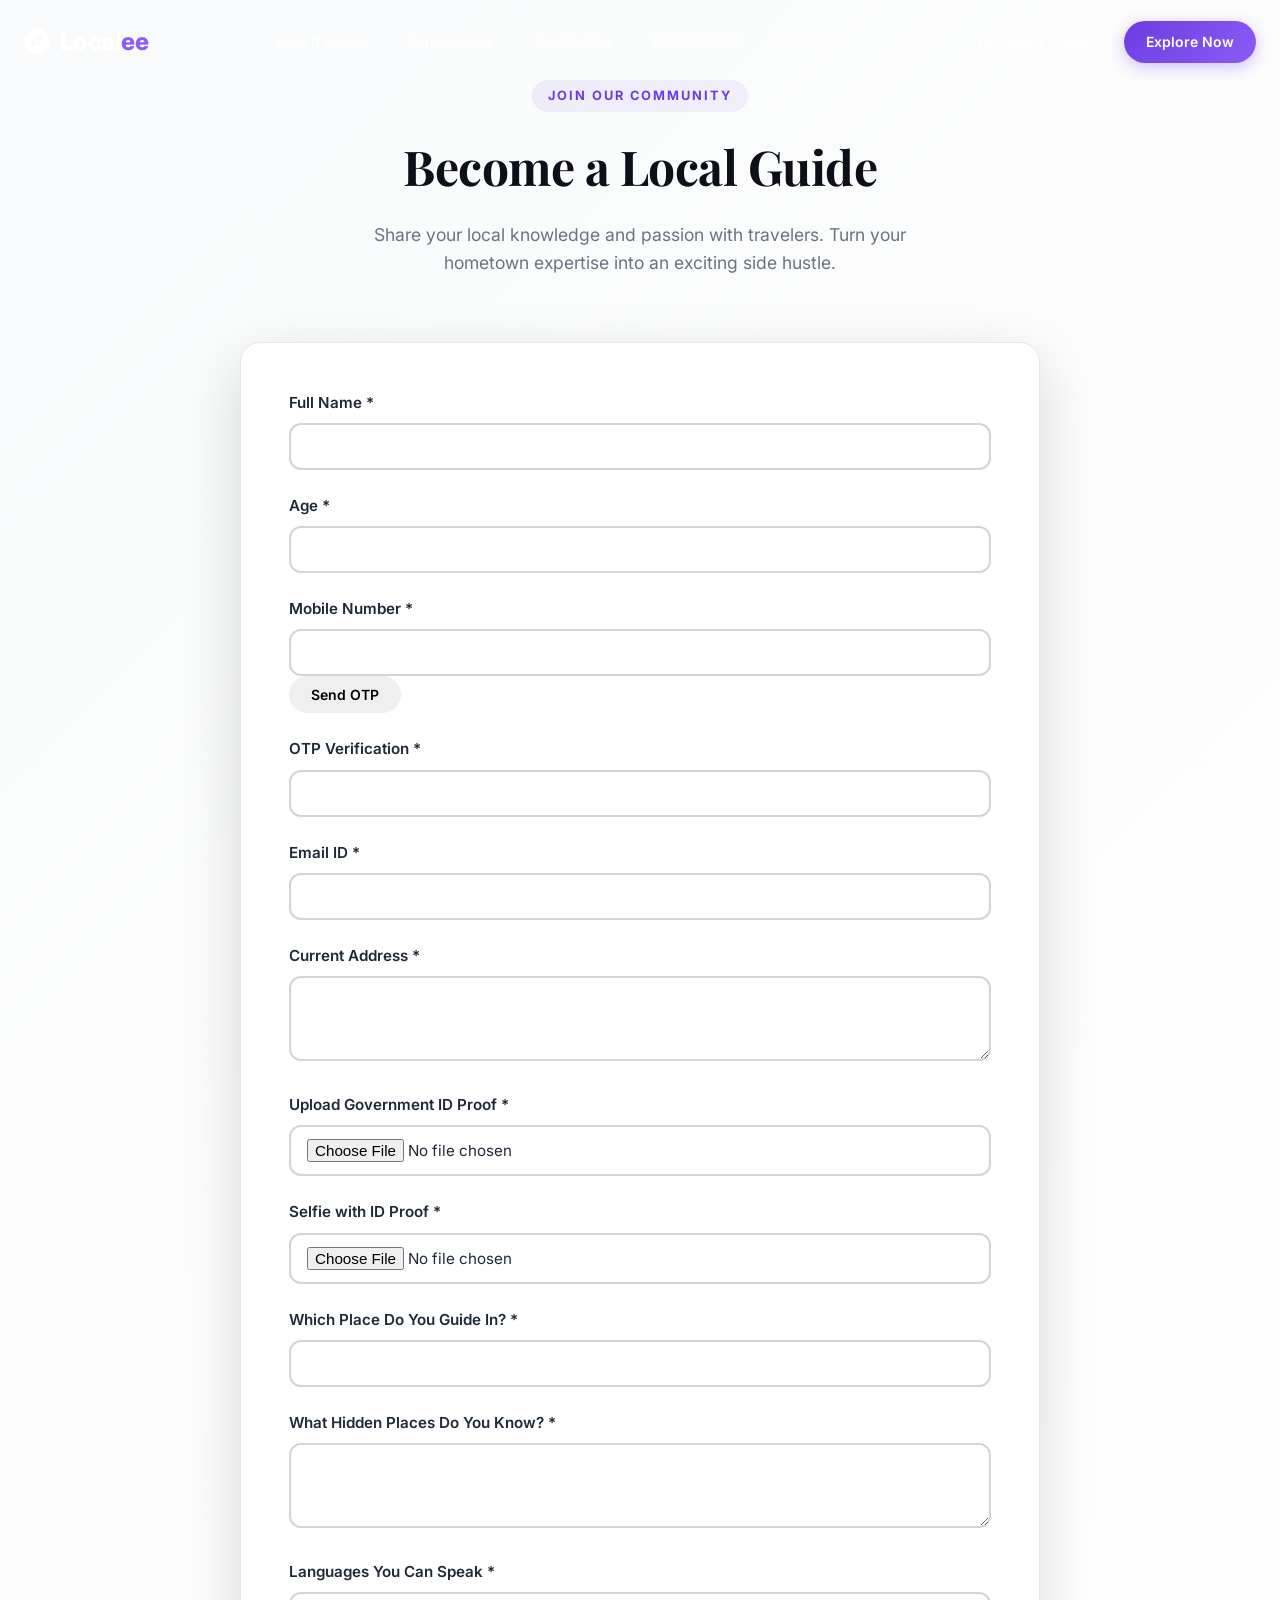
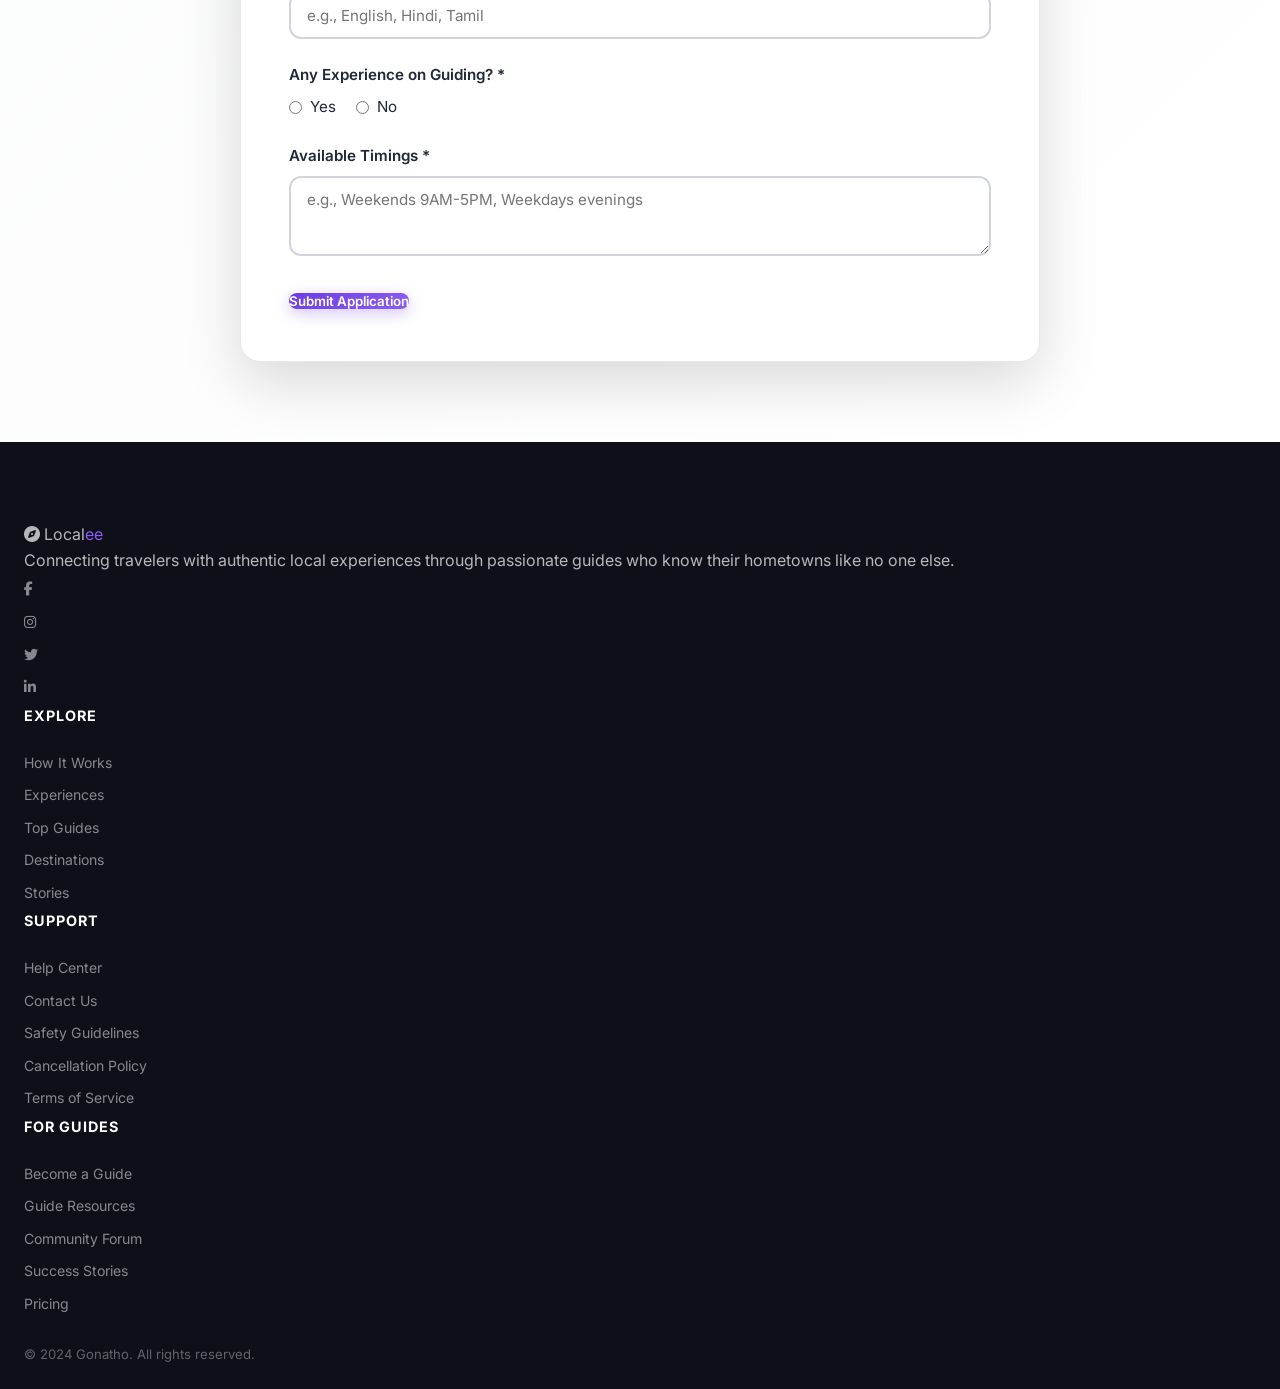
<file: become-guide.html>
<!DOCTYPE html>
<html lang="en">
<head>
  <meta charset="UTF-8">
  <meta name="viewport" content="width=device-width, initial-scale=1.0">
  <title>Become a Guide — Gonatho</title>
  <meta name="description" content="Join Gonatho as a local guide and share your passion for your hometown with travelers from around the world.">
  <link rel="preconnect" href="https://fonts.googleapis.com">
  <link rel="preconnect" href="https://fonts.gstatic.com" crossorigin>
  <link href="https://fonts.googleapis.com/css2?family=Inter:wght@300;400;500;600;700;800;900&family=Playfair+Display:ital,wght@0,600;0,700;0,800;1,600&display=swap" rel="stylesheet">
  <link rel="stylesheet" href="https://cdnjs.cloudflare.com/ajax/libs/font-awesome/6.5.1/css/all.min.css">
  <link rel="stylesheet" href="styles.css">
</head>
<body>

  <!-- Navbar -->
  <nav class="navbar" id="navbar">
    <div class="container nav-container">
      <a href="index.html" class="logo">
        <i class="fas fa-compass logo-icon"></i>
        <span>Local<span class="logo-accent">ee</span></span>
      </a>
      <ul class="nav-links" id="navLinks">
        <li><a href="index.html#how-it-works">How It Works</a></li>
        <li><a href="index.html#experiences">Experiences</a></li>
        <li><a href="index.html#guides">Top Guides</a></li>
        <li><a href="index.html#destinations">Destinations</a></li>
        <li><a href="index.html#testimonials">Stories</a></li>
      </ul>
      <div class="nav-actions">
        <a href="become-guide.html" class="btn btn-outline btn-sm">Become a Guide</a>
        <a href="index.html" class="btn btn-primary btn-sm">Explore Now</a>
        <button class="mobile-toggle" id="mobileToggle" aria-label="Toggle menu">
          <span></span><span></span><span></span>
        </button>
      </div>
    </div>
  </nav>

  <!-- Become Guide Form -->
  <section class="section become-guide-form">
    <div class="container">
      <div class="section-header">
        <span class="section-tag">Join Our Community</span>
        <h2 class="section-title">Become a Local Guide</h2>
        <p class="section-desc">Share your local knowledge and passion with travelers. Turn your hometown expertise into an exciting side hustle.</p>
      </div>
      <div class="form-container">
        <form action="#" method="post" enctype="multipart/form-data">
          <div class="form-group">
            <label for="name">Full Name *</label>
            <input type="text" id="name" name="name" required>
          </div>
          <div class="form-group">
            <label for="age">Age *</label>
            <input type="number" id="age" name="age" min="18" required>
          </div>
          <div class="form-group">
            <label for="mobile">Mobile Number *</label>
            <input type="tel" id="mobile" name="mobile" required>
            <button type="button" class="btn btn-sm" id="send-otp">Send OTP</button>
          </div>
          <div class="form-group">
            <label for="otp">OTP Verification *</label>
            <input type="text" id="otp" name="otp" required>
          </div>
          <div class="form-group">
            <label for="email">Email ID *</label>
            <input type="email" id="email" name="email" required>
          </div>
          <div class="form-group">
            <label for="address">Current Address *</label>
            <textarea id="address" name="address" rows="3" required></textarea>
          </div>
          <div class="form-group">
            <label for="id-proof">Upload Government ID Proof *</label>
            <input type="file" id="id-proof" name="id-proof" accept="image/*,.pdf" required>
          </div>
          <div class="form-group">
            <label for="selfie">Selfie with ID Proof *</label>
            <input type="file" id="selfie" name="selfie" accept="image/*" required>
          </div>
          <div class="form-group">
            <label for="guide-place">Which Place Do You Guide In? *</label>
            <input type="text" id="guide-place" name="guide-place" required>
          </div>
          <div class="form-group">
            <label for="hidden-places">What Hidden Places Do You Know? *</label>
            <textarea id="hidden-places" name="hidden-places" rows="3" required></textarea>
          </div>
          <div class="form-group">
            <label for="languages">Languages You Can Speak *</label>
            <input type="text" id="languages" name="languages" placeholder="e.g., English, Hindi, Tamil" required>
          </div>
          <div class="form-group">
            <label>Any Experience on Guiding? *</label>
            <div class="radio-group">
              <label><input type="radio" name="experience" value="yes" required> Yes</label>
              <label><input type="radio" name="experience" value="no"> No</label>
            </div>
          </div>
          <div class="form-group" id="years-group" style="display: none;">
            <label for="years">How Many Years of Experience?</label>
            <input type="number" id="years" name="years" min="0">
          </div>
          <div class="form-group">
            <label for="timings">Available Timings *</label>
            <textarea id="timings" name="timings" rows="2" placeholder="e.g., Weekends 9AM-5PM, Weekdays evenings" required></textarea>
          </div>
          <button type="submit" class="btn btn-primary">Submit Application</button>
        </form>
      </div>
    </div>
  </section>

  <!-- Footer -->
  <footer class="footer">
    <div class="container">
      <div class="footer-grid">
        <div class="footer-col">
          <div class="footer-logo">
            <i class="fas fa-compass"></i>
            <span>Local<span class="logo-accent">ee</span></span>
          </div>
          <p>Connecting travelers with authentic local experiences through passionate guides who know their hometowns like no one else.</p>
          <div class="social-links">
            <a href="#" aria-label="Facebook"><i class="fab fa-facebook-f"></i></a>
            <a href="#" aria-label="Instagram"><i class="fab fa-instagram"></i></a>
            <a href="#" aria-label="Twitter"><i class="fab fa-twitter"></i></a>
            <a href="#" aria-label="LinkedIn"><i class="fab fa-linkedin-in"></i></a>
          </div>
        </div>
        <div class="footer-col">
          <h4>Explore</h4>
          <a href="index.html#how-it-works">How It Works</a>
          <a href="index.html#experiences">Experiences</a>
          <a href="index.html#guides">Top Guides</a>
          <a href="index.html#destinations">Destinations</a>
          <a href="index.html#testimonials">Stories</a>
        </div>
        <div class="footer-col">
          <h4>Support</h4>
          <a href="#">Help Center</a>
          <a href="#">Contact Us</a>
          <a href="#">Safety Guidelines</a>
          <a href="#">Cancellation Policy</a>
          <a href="#">Terms of Service</a>
        </div>
        <div class="footer-col">
          <h4>For Guides</h4>
          <a href="become-guide.html">Become a Guide</a>
          <a href="#">Guide Resources</a>
          <a href="#">Community Forum</a>
          <a href="#">Success Stories</a>
          <a href="#">Pricing</a>
        </div>
      </div>
      <div class="footer-bottom">
        <p>&copy; 2024 Gonatho. All rights reserved.</p>
      </div>
    </div>
  </footer>

  <script src="script.js"></script>
  <script>
    // Handle experience radio buttons
    const experienceRadios = document.querySelectorAll('input[name="experience"]');
    const yearsGroup = document.getElementById('years-group');

    experienceRadios.forEach(radio => {
      radio.addEventListener('change', function() {
        if (this.value === 'yes') {
          yearsGroup.style.display = 'block';
          document.getElementById('years').required = true;
        } else {
          yearsGroup.style.display = 'none';
          document.getElementById('years').required = false;
        }
      });
    });

    // OTP generation + validation (simulated)
    let currentOtp = null;
    const otpInput = document.getElementById('otp');
    const sendOtpBtn = document.getElementById('send-otp');
    const formMessage = document.createElement('p');
    formMessage.className = 'form-note';

    const showMessage = (message, isError = false) => {
      formMessage.textContent = message;
      formMessage.style.color = isError ? '#d32f2f' : '#1e7e34';
      if (!document.getElementById('formMessage')) {
        formMessage.id = 'formMessage';
        document.querySelector('.form-container').appendChild(formMessage);
      }
    };

    const generateOtp = () => Math.floor(1000 + Math.random() * 9000).toString();

    sendOtpBtn.addEventListener('click', () => {
      const mobile = document.getElementById('mobile').value.trim();
      if (!mobile || mobile.length < 10) {
        showMessage('Please enter a valid mobile number first.', true);
        return;
      }

      currentOtp = generateOtp();
      otpInput.disabled = false;
      otpInput.focus();
      showMessage('OTP sent! (For demo purposes, you can use ' + currentOtp + ')');

      // For demo purposes only: log the OTP in the console
      console.log('DEBUG: OTP is', currentOtp);
    });

    const guideForm = document.querySelector('.form-container form');
    guideForm.addEventListener('submit', (event) => {
      event.preventDefault();

      if (!currentOtp) {
        showMessage('Please request an OTP and verify your mobile number.', true);
        return;
      }

      if (otpInput.value.trim() !== currentOtp) {
        showMessage('The OTP entered is incorrect. Please try again.', true);
        return;
      }

      showMessage('Thank you! Your application has been submitted. We will reach out soon.', false);
      guideForm.reset();
      otpInput.disabled = true;
      currentOtp = null;
    });
  </script>
</body>
</html>
</file>
<file: styles.css>
/* ===== RESET & BASE ===== */
*, *::before, *::after { margin: 0; padding: 0; box-sizing: border-box; }

:root {
  --primary: #6C3CE1;
  --primary-light: #8B5CF6;
  --primary-dark: #5521C6;
  --primary-glow: rgba(108, 60, 225, 0.3);
  --accent: #F97316;
  --accent-light: #FB923C;
  --success: #10B981;
  --dark: #0F0F1A;
  --dark-2: #1A1A2E;
  --dark-3: #252540;
  --gray-900: #111827;
  --gray-800: #1F2937;
  --gray-700: #374151;
  --gray-600: #4B5563;
  --gray-500: #6B7280;
  --gray-400: #9CA3AF;
  --gray-300: #D1D5DB;
  --gray-200: #E5E7EB;
  --gray-100: #F3F4F6;
  --gray-50: #F9FAFB;
  --white: #FFFFFF;
  --glass: rgba(255, 255, 255, 0.06);
  --glass-border: rgba(255, 255, 255, 0.1);
  --glass-light: rgba(255, 255, 255, 0.85);
  --glass-light-border: rgba(0, 0, 0, 0.08);
  --radius-sm: 8px;
  --radius: 12px;
  --radius-lg: 20px;
  --radius-xl: 28px;
  --radius-full: 100px;
  --shadow-sm: 0 1px 3px rgba(0,0,0,0.08);
  --shadow: 0 4px 20px rgba(0,0,0,0.08);
  --shadow-lg: 0 12px 40px rgba(0,0,0,0.12);
  --shadow-xl: 0 20px 60px rgba(0,0,0,0.15);
  --shadow-glow: 0 0 40px var(--primary-glow);
  --transition: 0.3s cubic-bezier(0.4, 0, 0.2, 1);
  --transition-slow: 0.6s cubic-bezier(0.4, 0, 0.2, 1);
}

html { scroll-behavior: smooth; font-size: 16px; }
body {
  font-family: 'Inter', -apple-system, BlinkMacSystemFont, sans-serif;
  color: var(--gray-800);
  background: var(--white);
  line-height: 1.6;
  overflow-x: hidden;
  -webkit-font-smoothing: antialiased;
}

.container {
  width: 100%;
  max-width: 1280px;
  margin: 0 auto;
  padding: 0 24px;
}

img { max-width: 100%; height: auto; display: block; }
a { text-decoration: none; color: inherit; transition: var(--transition); }

/* ===== BUTTONS ===== */
.btn {
  display: inline-flex;
  align-items: center;
  gap: 8px;
  font-family: inherit;
  font-weight: 600;
  border: none;
  cursor: pointer;
  transition: var(--transition);
  border-radius: var(--radius-full);
  white-space: nowrap;
}
.btn-sm { padding: 10px 22px; font-size: 0.875rem; }
.btn-lg { padding: 16px 36px; font-size: 1.05rem; }
.btn-primary {
  background: linear-gradient(135deg, var(--primary), var(--primary-light));
  color: var(--white);
  box-shadow: 0 4px 15px var(--primary-glow);
}
.btn-primary:hover {
  transform: translateY(-2px);
  box-shadow: 0 8px 25px var(--primary-glow);
}
.btn-outline {
  background: transparent;
  color: var(--gray-700);
  border: 1.5px solid var(--gray-300);
}
.btn-outline:hover {
  border-color: var(--primary);
  color: var(--primary);
  background: rgba(108, 60, 225, 0.04);
}
.btn-white {
  background: var(--white);
  color: var(--primary);
  box-shadow: var(--shadow);
}
.btn-white:hover { transform: translateY(-2px); box-shadow: var(--shadow-lg); }
.btn-ghost {
  background: transparent;
  color: var(--white);
  border: 1.5px solid rgba(255,255,255,0.3);
}
.btn-ghost:hover {
  background: rgba(255,255,255,0.1);
  border-color: rgba(255,255,255,0.6);
}

/* ===== NAVBAR ===== */
.navbar {
  position: fixed;
  top: 0;
  left: 0;
  right: 0;
  z-index: 1000;
  padding: 20px 0;
  transition: var(--transition);
}
.navbar.scrolled {
  padding: 12px 0;
  background: var(--glass-light);
  backdrop-filter: blur(20px) saturate(180%);
  -webkit-backdrop-filter: blur(20px) saturate(180%);
  border-bottom: 1px solid var(--glass-light-border);
  box-shadow: var(--shadow-sm);
}
.nav-container {
  display: flex;
  align-items: center;
  justify-content: space-between;
}
.logo {
  display: flex;
  align-items: center;
  gap: 10px;
  font-size: 1.5rem;
  font-weight: 800;
  color: var(--white);
  letter-spacing: -0.5px;
}
.navbar.scrolled .logo { color: var(--dark); }
.logo-icon {
  font-size: 1.6rem;
  animation: spin 8s linear infinite;
}
@keyframes spin { from { transform: rotate(0deg); } to { transform: rotate(360deg); } }
.logo-accent { color: var(--primary-light); }
.navbar.scrolled .logo-accent { color: var(--primary); }

.nav-links {
  display: flex;
  list-style: none;
  gap: 8px;
}
.nav-links a {
  padding: 8px 16px;
  font-size: 0.9rem;
  font-weight: 500;
  color: rgba(255,255,255,0.8);
  border-radius: var(--radius-full);
  transition: var(--transition);
}
.nav-links a:hover {
  color: var(--white);
  background: rgba(255,255,255,0.12);
}
.navbar.scrolled .nav-links a { color: var(--gray-600); }
.navbar.scrolled .nav-links a:hover {
  color: var(--primary);
  background: rgba(108, 60, 225, 0.06);
}

.nav-actions { display: flex; align-items: center; gap: 12px; }
.nav-actions .btn-outline {
  color: rgba(255,255,255,0.9);
  border-color: rgba(255,255,255,0.3);
}
.nav-actions .btn-outline:hover {
  background: rgba(255,255,255,0.1);
  border-color: rgba(255,255,255,0.6);
  color: var(--white);
}
.navbar.scrolled .nav-actions .btn-outline {
  color: var(--gray-700);
  border-color: var(--gray-300);
}
.navbar.scrolled .nav-actions .btn-outline:hover {
  border-color: var(--primary);
  color: var(--primary);
  background: rgba(108, 60, 225, 0.04);
}

.mobile-toggle {
  display: none;
  flex-direction: column;
  gap: 5px;
  background: none;
  border: none;
  cursor: pointer;
  padding: 8px;
}
.mobile-toggle span {
  width: 24px;
  height: 2px;
  background: var(--white);
  border-radius: 2px;
  transition: var(--transition);
}
.navbar.scrolled .mobile-toggle span { background: var(--dark); }
.mobile-toggle.active span:nth-child(1) { transform: rotate(45deg) translate(5px, 5px); }
.mobile-toggle.active span:nth-child(2) { opacity: 0; }
.mobile-toggle.active span:nth-child(3) { transform: rotate(-45deg) translate(5px, -5px); }

/* ===== HERO ===== */
.hero {
  position: relative;
  min-height: 100vh;
  display: flex;
  align-items: center;
  justify-content: center;
  overflow: hidden;
  padding: 120px 0 80px;
}
/* Hero scenic background layers */
.hero-bg {
  position: absolute;
  inset: 0;
}
.hero-sky {
  position: absolute;
  inset: 0;
  background:
    linear-gradient(180deg,
      #0b1628 0%,
      #0f2440 15%,
      #143a5c 30%,
      #1a6070 45%,
      #1e7a6d 55%,
      #267a58 65%,
      #1a5c42 75%,
      #0f3d2e 85%,
      #0a2a1f 100%
    );
}
.hero-gradient {
  position: absolute;
  inset: 0;
  background:
    radial-gradient(ellipse 90% 50% at 50% 0%, rgba(20, 80, 130, 0.4), transparent 60%),
    radial-gradient(ellipse 60% 40% at 80% 20%, rgba(245, 158, 66, 0.15), transparent),
    radial-gradient(ellipse 50% 40% at 20% 30%, rgba(100, 200, 180, 0.12), transparent),
    radial-gradient(ellipse 80% 50% at 50% 100%, rgba(10, 50, 35, 0.5), transparent 60%);
  pointer-events: none;
}

/* Mountains */
.hero-mountains {
  position: absolute;
  bottom: 10%;
  left: 0;
  right: 0;
  height: 55%;
  pointer-events: none;
}
.mountain-layer {
  position: absolute;
  bottom: 0;
  left: 0;
  width: 100%;
  height: 100%;
}
.mountain-back { opacity: 0.7; animation: mountainParallax 20s ease-in-out infinite alternate; }
.mountain-mid  { opacity: 0.8; animation: mountainParallax 25s ease-in-out infinite alternate-reverse; }
.mountain-front { opacity: 0.9; animation: mountainParallax 30s ease-in-out infinite alternate; }
@keyframes mountainParallax {
  0% { transform: translateX(0); }
  100% { transform: translateX(-15px); }
}

/* Sea */
.hero-sea {
  position: absolute;
  bottom: 0;
  left: 0;
  right: 0;
  height: 20%;
  pointer-events: none;
}
.hero-sea svg {
  position: absolute;
  bottom: 0;
  width: 100%;
  height: 100%;
}
.hero-sea svg path:first-child { animation: wave 8s ease-in-out infinite; }
.hero-sea svg path:last-child  { animation: wave 10s ease-in-out infinite reverse; }
@keyframes wave {
  0%, 100% { transform: translateX(0); }
  50% { transform: translateX(-20px); }
}

.hero-content {
  position: relative;
  z-index: 2;
  text-align: center;
}
.hero-badge {
  display: inline-flex;
  align-items: center;
  gap: 8px;
  padding: 8px 20px;
  background: rgba(255,255,255,0.08);
  border: 1px solid rgba(255,255,255,0.12);
  border-radius: var(--radius-full);
  color: rgba(255,255,255,0.9);
  font-size: 0.85rem;
  font-weight: 500;
  margin-bottom: 28px;
  backdrop-filter: blur(10px);
  animation: fadeInDown 0.8s ease-out;
}
.hero-badge i { color: var(--accent); }

.hero-title {
  font-family: 'Playfair Display', serif;
  font-size: clamp(2.8rem, 7vw, 5.5rem);
  font-weight: 800;
  color: var(--white);
  line-height: 1.1;
  margin-bottom: 24px;
  animation: fadeInUp 0.8s ease-out 0.2s both;
}
.gradient-text {
  background: linear-gradient(135deg, #5eead4, #34d399, #a7f3d0, #fbbf24, #fb923c);
  -webkit-background-clip: text;
  -webkit-text-fill-color: transparent;
  background-clip: text;
}

.hero-subtitle {
  font-size: clamp(1rem, 2vw, 1.25rem);
  color: rgba(220,240,230,0.75);
  max-width: 640px;
  margin: 0 auto 40px;
  line-height: 1.7;
  animation: fadeInUp 0.8s ease-out 0.4s both;
}

/* Hero Search Box */
.hero-search {
  animation: fadeInUp 0.8s ease-out 0.6s both;
  margin-bottom: 48px;
}
.search-box {
  display: flex;
  align-items: center;
  background: var(--white);
  border-radius: var(--radius-xl);
  padding: 8px;
  max-width: 720px;
  margin: 0 auto;
  box-shadow: var(--shadow-xl), 0 0 80px rgba(20, 120, 90, 0.2);
}
.search-field {
  display: flex;
  align-items: center;
  gap: 10px;
  padding: 12px 18px;
  flex: 1;
  min-width: 0;
}
.search-field i { color: var(--primary); font-size: 1.1rem; flex-shrink: 0; }
.search-field input {
  border: none;
  outline: none;
  font-family: inherit;
  font-size: 0.95rem;
  color: var(--gray-800);
  width: 100%;
  background: transparent;
}
.search-field input::placeholder { color: var(--gray-400); }
.search-divider { width: 1px; height: 32px; background: var(--gray-200); flex-shrink: 0; }
.search-btn {
  display: flex;
  align-items: center;
  gap: 8px;
  padding: 14px 28px;
  background: linear-gradient(135deg, var(--primary), var(--primary-light));
  color: var(--white);
  border: none;
  border-radius: var(--radius-lg);
  font-family: inherit;
  font-size: 0.95rem;
  font-weight: 600;
  cursor: pointer;
  transition: var(--transition);
  flex-shrink: 0;
}
.search-btn:hover { transform: scale(1.03); box-shadow: var(--shadow-glow); }

/* Hero Stats */
.hero-stats {
  display: flex;
  align-items: center;
  justify-content: center;
  gap: 40px;
  animation: fadeInUp 0.8s ease-out 0.8s both;
}
.stat { text-align: center; }
.stat-number {
  display: block;
  font-size: 2rem;
  font-weight: 800;
  color: var(--white);
  letter-spacing: -1px;
}
.stat-plus { font-size: 1.4rem; font-weight: 700; color: var(--accent); }
.stat-label {
  font-size: 0.8rem;
  color: rgba(255,255,255,0.5);
  text-transform: uppercase;
  letter-spacing: 1.5px;
  font-weight: 500;
}
.stat-divider { width: 1px; height: 40px; background: rgba(255,255,255,0.15); }

.hero-scroll {
  position: absolute;
  bottom: 32px;
  left: 50%;
  transform: translateX(-50%);
  z-index: 2;
}
.scroll-indicator {
  width: 28px;
  height: 44px;
  border: 2px solid rgba(255,255,255,0.3);
  border-radius: 14px;
  display: flex;
  justify-content: center;
  padding-top: 8px;
}
.scroll-dot {
  width: 4px;
  height: 10px;
  background: var(--white);
  border-radius: 4px;
  animation: scrollBounce 2s ease-in-out infinite;
}
@keyframes scrollBounce {
  0%, 100% { transform: translateY(0); opacity: 1; }
  50% { transform: translateY(12px); opacity: 0.3; }
}

/* Animations */
@keyframes fadeInUp {
  from { opacity: 0; transform: translateY(30px); }
  to { opacity: 1; transform: translateY(0); }
}
@keyframes fadeInDown {
  from { opacity: 0; transform: translateY(-20px); }
  to { opacity: 1; transform: translateY(0); }
}

/* ===== TRUSTED BAR ===== */
.trusted-bar {
  padding: 32px 0;
  border-bottom: 1px solid var(--gray-100);
  background: var(--gray-50);
}
.trusted-bar .container {
  display: flex;
  align-items: center;
  gap: 40px;
}
.trusted-label {
  font-size: 0.8rem;
  color: var(--gray-400);
  text-transform: uppercase;
  letter-spacing: 2px;
  font-weight: 600;
  white-space: nowrap;
}
.trusted-logos {
  display: flex;
  align-items: center;
  gap: 40px;
  flex-wrap: wrap;
  justify-content: center;
  flex: 1;
}
.trusted-logo {
  font-size: 1.1rem;
  font-weight: 700;
  color: var(--gray-300);
  letter-spacing: 1px;
  white-space: nowrap;
  transition: var(--transition);
}
.trusted-logo:hover { color: var(--gray-500); }

/* ===== SECTIONS BASE ===== */
.section {
  padding: 100px 0;
}
.section-header {
  text-align: center;
  margin-bottom: 64px;
}
.section-tag {
  display: inline-block;
  padding: 6px 16px;
  background: linear-gradient(135deg, rgba(108, 60, 225, 0.08), rgba(139, 92, 246, 0.08));
  color: var(--primary);
  font-size: 0.8rem;
  font-weight: 700;
  text-transform: uppercase;
  letter-spacing: 2px;
  border-radius: var(--radius-full);
  margin-bottom: 16px;
}
.section-tag-light {
  background: rgba(255,255,255,0.15);
  color: var(--white);
}
.section-title {
  font-family: 'Playfair Display', serif;
  font-size: clamp(2rem, 4vw, 3rem);
  font-weight: 700;
  color: var(--dark);
  margin-bottom: 16px;
  letter-spacing: -0.5px;
}
.section-desc {
  font-size: 1.1rem;
  color: var(--gray-500);
  max-width: 560px;
  margin: 0 auto;
}

/* ===== HOW IT WORKS ===== */
.how-it-works { background: var(--white); }
.steps-grid {
  display: flex;
  align-items: flex-start;
  justify-content: center;
  gap: 0;
}
.step-card {
  text-align: center;
  padding: 40px 32px;
  max-width: 320px;
  position: relative;
}
.step-number {
  font-size: 4rem;
  font-weight: 900;
  color: var(--gray-100);
  line-height: 1;
  margin-bottom: -12px;
  position: relative;
  z-index: 0;
}
.step-icon-wrap {
  position: relative;
  z-index: 1;
  margin-bottom: 24px;
}
.step-icon {
  width: 72px;
  height: 72px;
  background: linear-gradient(135deg, var(--primary), var(--primary-light));
  border-radius: var(--radius-lg);
  display: flex;
  align-items: center;
  justify-content: center;
  margin: 0 auto;
  font-size: 1.6rem;
  color: var(--white);
  box-shadow: 0 8px 30px var(--primary-glow);
  transition: var(--transition);
}
.step-card:hover .step-icon { transform: translateY(-4px) scale(1.05); }
.step-card h3 {
  font-size: 1.2rem;
  font-weight: 700;
  color: var(--dark);
  margin-bottom: 12px;
}
.step-card p {
  font-size: 0.95rem;
  color: var(--gray-500);
  line-height: 1.7;
}
.step-connector {
  width: 80px;
  color: var(--gray-300);
  margin-top: 100px;
  flex-shrink: 0;
}

/* ===== EXPERIENCES ===== */
.experiences { background: var(--gray-50); }
.exp-grid {
  display: grid;
  grid-template-columns: 1fr 1fr 1fr;
  gap: 20px;
}
.exp-card {
  position: relative;
  border-radius: var(--radius-lg);
  overflow: hidden;
  height: 280px;
  cursor: pointer;
  transition: var(--transition);
}
.exp-card:hover { transform: translateY(-4px); }
.exp-card img {
  width: 100%;
  height: 100%;
  object-fit: cover;
  transition: var(--transition-slow);
}
.exp-card:hover img { transform: scale(1.08); }
.exp-overlay {
  position: absolute;
  inset: 0;
  background: linear-gradient(to top, rgba(0,0,0,0.85) 0%, rgba(0,0,0,0.2) 50%, transparent 100%);
  display: flex;
  flex-direction: column;
  justify-content: flex-end;
  padding: 24px;
  color: var(--white);
}
.exp-tag {
  position: absolute;
  top: 16px;
  left: 16px;
  padding: 6px 14px;
  background: var(--accent);
  border-radius: var(--radius-full);
  font-size: 0.75rem;
  font-weight: 700;
  text-transform: uppercase;
  letter-spacing: 1px;
}
.exp-overlay h3 {
  font-size: 1.3rem;
  font-weight: 700;
  margin-bottom: 6px;
}
.exp-overlay p {
  font-size: 0.85rem;
  opacity: 0.8;
  margin-bottom: 8px;
}
.exp-count {
  font-size: 0.8rem;
  opacity: 0.6;
  display: flex;
  align-items: center;
  gap: 6px;
}
.exp-card-large {
  grid-column: span 2;
  height: 340px;
}

/* ===== GUIDES ===== */
.guides { background: var(--white); }
.guides-carousel {
  display: grid;
  grid-template-columns: repeat(4, 1fr);
  gap: 24px;
}
.guide-card {
  background: var(--white);
  border-radius: var(--radius-lg);
  overflow: hidden;
  border: 1px solid var(--gray-200);
  transition: var(--transition);
}
.guide-card:hover {
  transform: translateY(-6px);
  box-shadow: var(--shadow-lg);
  border-color: transparent;
}
.guide-img {
  position: relative;
  height: 220px;
  overflow: hidden;
}
.guide-img img {
  width: 100%;
  height: 100%;
  object-fit: cover;
  transition: var(--transition-slow);
}
.guide-card:hover .guide-img img { transform: scale(1.05); }
.guide-badge {
  position: absolute;
  top: 12px;
  right: 12px;
  padding: 6px 14px;
  background: rgba(0,0,0,0.6);
  backdrop-filter: blur(10px);
  border-radius: var(--radius-full);
  color: var(--white);
  font-size: 0.75rem;
  font-weight: 600;
  display: flex;
  align-items: center;
  gap: 6px;
}
.guide-badge i { color: #FBBF24; font-size: 0.7rem; }
.guide-info { padding: 20px; }
.guide-info h4 {
  font-size: 1.1rem;
  font-weight: 700;
  color: var(--dark);
  margin-bottom: 4px;
}
.guide-location {
  font-size: 0.85rem;
  color: var(--gray-500);
  margin-bottom: 12px;
  display: flex;
  align-items: center;
  gap: 6px;
}
.guide-location i { color: var(--primary); font-size: 0.8rem; }
.guide-rating {
  display: flex;
  align-items: center;
  gap: 8px;
  margin-bottom: 12px;
}
.stars { color: #FBBF24; font-size: 0.8rem; display: flex; gap: 2px; }
.guide-rating span { font-size: 0.8rem; color: var(--gray-500); }
.guide-tags { display: flex; flex-wrap: wrap; gap: 6px; margin-bottom: 12px; }
.guide-tags span {
  padding: 4px 10px;
  background: var(--gray-100);
  color: var(--gray-600);
  font-size: 0.72rem;
  font-weight: 500;
  border-radius: var(--radius-full);
}
.guide-quote {
  font-size: 0.85rem;
  color: var(--gray-500);
  font-style: italic;
  margin-bottom: 16px;
  line-height: 1.5;
}
.guide-footer {
  display: flex;
  align-items: center;
  justify-content: space-between;
  padding-top: 16px;
  border-top: 1px solid var(--gray-100);
}
.guide-price { font-size: 0.85rem; color: var(--gray-500); }
.guide-price strong { color: var(--dark); font-size: 1.1rem; }

/* ===== DESTINATIONS ===== */
.destinations { background: var(--gray-50); }
.dest-grid {
  display: grid;
  grid-template-columns: repeat(3, 1fr);
  gap: 20px;
}
.dest-card {
  position: relative;
  border-radius: var(--radius-lg);
  overflow: hidden;
  height: 260px;
  cursor: pointer;
  transition: var(--transition);
}
.dest-card:hover { transform: translateY(-4px); }
.dest-card img {
  width: 100%;
  height: 100%;
  object-fit: cover;
  transition: var(--transition-slow);
}
.dest-card:hover img { transform: scale(1.08); }
.dest-overlay {
  position: absolute;
  inset: 0;
  background: linear-gradient(to top, rgba(0,0,0,0.8) 0%, rgba(0,0,0,0.1) 60%, transparent 100%);
  display: flex;
  flex-direction: column;
  justify-content: flex-end;
  padding: 24px;
  color: var(--white);
}
.dest-country {
  font-size: 0.75rem;
  text-transform: uppercase;
  letter-spacing: 2px;
  opacity: 0.7;
  margin-bottom: 4px;
}
.dest-overlay h3 { font-size: 1.5rem; font-weight: 700; margin-bottom: 8px; }
.dest-meta {
  display: flex;
  gap: 16px;
  font-size: 0.8rem;
  opacity: 0.8;
}
.dest-meta span { display: flex; align-items: center; gap: 6px; }
.dest-featured {
  grid-row: span 2;
  height: 100%;
}

/* ===== SLIDE PANEL (MODAL) ===== */
.slide-panel {
  position: fixed;
  inset: 0;
  display: none;
  align-items: stretch;
  justify-content: flex-end;
  z-index: 2000;
  overflow: hidden;
}

/* ===== TRANSLATOR ===== */
.translator {
  background: var(--white);
}

.translator-grid {
  display: grid;
  grid-template-columns: repeat(2, 1fr);
  gap: 24px;
  margin-top: 32px;
}

.translator-card {
  background: var(--white);
  border: 1px solid var(--gray-200);
  border-radius: var(--radius-lg);
  padding: 24px;
  box-shadow: var(--shadow);
}

.translator-header {
  display: flex;
  align-items: flex-start;
  justify-content: space-between;
  gap: 16px;
  margin-bottom: 18px;
}

.translator-header h3 {
  margin: 0;
  font-size: 1.25rem;
}

.translator-actions {
  display: flex;
  gap: 10px;
}

.translator-controls {
  display: grid;
  grid-template-columns: repeat(2, 1fr);
  gap: 12px;
  margin-bottom: 16px;
}

.translator-controls label {
  display: block;
  font-size: 0.85rem;
  color: var(--gray-600);
}

.translator-controls select {
  width: 100%;
  padding: 10px 12px;
  border: 1px solid var(--gray-200);
  border-radius: var(--radius);
  background: var(--white);
  font-size: 0.95rem;
  margin-top: 8px;
}

.translator-card textarea {
  width: 100%;
  resize: vertical;
  border: 1px solid var(--gray-200);
  border-radius: var(--radius);
  padding: 14px;
  font-size: 0.95rem;
  line-height: 1.6;
  color: var(--gray-800);
  min-height: 180px;
}

.translator-footer {
  margin-top: 18px;
  display: flex;
  justify-content: flex-end;
}

@media (max-width: 900px) {
  .translator-grid {
    grid-template-columns: 1fr;
  }
}

.slide-panel.open {
  display: flex;
}

.slide-panel__backdrop {
  position: absolute;
  inset: 0;
  background: rgba(15, 15, 26, 0.65);
  opacity: 0;
  transition: opacity var(--transition);
}

.slide-panel.open .slide-panel__backdrop {
  opacity: 1;
}

.slide-panel__content {
  position: relative;
  width: min(560px, 100%);
  max-width: 560px;
  height: 100%;
  background: linear-gradient(180deg, rgba(255,255,255,0.98), rgba(255,255,255,0.94));
  box-shadow: -16px 0 40px rgba(0,0,0,0.25);
  padding: 32px 28px;
  overflow-y: auto;
  transform: translateX(115%);
  transition: transform var(--transition);
  z-index: 1;
}

.slide-panel.open .slide-panel__content {
  transform: translateX(0);
}

.slide-panel__close {
  position: absolute;
  top: 18px;
  right: 18px;
  width: 40px;
  height: 40px;
  border-radius: 999px;
  border: none;
  background: rgba(255,255,255,0.9);
  color: var(--gray-700);
  font-size: 1rem;
  display: grid;
  place-items: center;
  cursor: pointer;
  box-shadow: var(--shadow);
  transition: transform var(--transition), background var(--transition);
}

.slide-panel__close:hover {
  transform: scale(1.05);
  background: rgba(255,255,255,1);
}

.slide-panel__header h2 {
  font-size: 1.75rem;
  margin-bottom: 8px;
}

.slide-panel__subtitle {
  margin-bottom: 12px;
  color: var(--gray-600);
  line-height: 1.6;
}

.slide-panel__meta {
  display: flex;
  flex-wrap: wrap;
  gap: 18px;
  margin-bottom: 22px;
  font-size: 0.95rem;
  color: var(--gray-700);
}

.slide-panel__meta span {
  display: inline-flex;
  align-items: center;
  gap: 6px;
}

.slide-panel__meta strong {
  color: var(--dark);
}

.slide-panel__pick {
  margin: 0 0 12px;
  font-weight: 600;
  color: var(--gray-600);
}

.slide-panel__sections {
  display: grid;
  gap: 24px;
}

.slide-panel__section h3 {
  font-size: 1.1rem;
  margin-bottom: 12px;
  letter-spacing: 0.5px;
}

.slide-panel__list {
  list-style: none;
  padding: 0;
  margin: 0;
  display: grid;
  gap: 10px;
}

.slide-panel__list li {
  padding: 10px 14px;
  border-radius: var(--radius);
  background: rgba(108, 60, 225, 0.08);
  color: var(--gray-700);
  font-weight: 600;
  display: flex;
  align-items: center;
  gap: 12px;
}

.slide-panel__list li img {
  width: 60px;
  height: 60px;
  object-fit: cover;
  border-radius: var(--radius-sm);
  flex-shrink: 0;
}

.guide-profile {
  display: grid;
  gap: 24px;
  grid-template-columns: 220px 1fr;
  align-items: start;
}

.guide-profile__media img {
  width: 220px;
  height: 220px;
  object-fit: cover;
  border-radius: var(--radius-lg);
  box-shadow: var(--shadow);
}

.guide-profile__details {
  display: flex;
  flex-direction: column;
  gap: 18px;
}

.guide-profile__stats {
  display: grid;
  grid-template-columns: repeat(2, minmax(180px, 1fr));
  gap: 16px;
  background: rgba(108, 60, 225, 0.06);
  padding: 18px;
  border-radius: var(--radius);
}

.guide-profile__stats strong {
  display: block;
  font-weight: 700;
  margin-bottom: 4px;
  color: var(--dark);
}

.guide-profile__bio {
  margin: 0;
  color: var(--gray-600);
  line-height: 1.7;
}

.guide-profile__actions {
  display: flex;
  gap: 14px;
  flex-wrap: wrap;
}

@media (max-width: 920px) {
  .guide-profile {
    grid-template-columns: 1fr;
  }
  .guide-profile__media img {
    width: 100%;
    height: auto;
  }
}

@media (max-width: 768px) {
  .slide-panel__content {
    width: 100%;
  }
}

/* ===== TESTIMONIALS ===== */
.testimonials { background: var(--white); }
.testimonials-grid {
  display: grid;
  grid-template-columns: repeat(3, 1fr);
  gap: 24px;
  align-items: start;
}
.testimonial-card {
  background: var(--white);
  border: 1px solid var(--gray-200);
  border-radius: var(--radius-lg);
  padding: 32px;
  transition: var(--transition);
}
.testimonial-card:hover {
  transform: translateY(-4px);
  box-shadow: var(--shadow-lg);
  border-color: transparent;
}
.testimonial-featured {
  background: linear-gradient(135deg, #0f5240, #0b3d2e);
  border-color: transparent;
  color: var(--white);
  transform: scale(1.03);
}
.testimonial-featured:hover { transform: scale(1.03) translateY(-4px); }
.testimonial-stars { margin-bottom: 16px; }
.testimonial-stars i { color: #FBBF24; font-size: 0.9rem; }
.testimonial-featured .testimonial-stars i { color: #FDE68A; }
.testimonial-text {
  font-size: 0.95rem;
  line-height: 1.8;
  margin-bottom: 24px;
  color: var(--gray-600);
}
.testimonial-featured .testimonial-text { color: rgba(255,255,255,0.85); }
.testimonial-author {
  display: flex;
  align-items: center;
  gap: 12px;
}
.testimonial-author img {
  width: 64px;
  height: 64px;
  border-radius: 50%;
  object-fit: cover;
  object-position: 50% 25%;
  display: block;
  border: 2px solid rgba(255,255,255,0.2);
  background: rgba(0,0,0,0.05);
  box-shadow: 0 4px 12px rgba(0,0,0,0.15);
}
.testimonial-author strong {
  display: block;
  font-size: 0.9rem;
  color: var(--dark);
}
.testimonial-featured .testimonial-author strong { color: var(--white); }
.testimonial-author span {
  font-size: 0.8rem;
  color: var(--gray-400);
}
.testimonial-featured .testimonial-author span { color: rgba(255,255,255,0.6); }

/* ===== BECOME A GUIDE CTA ===== */
.become-guide { background: var(--gray-50); padding: 100px 0; }
.cta-card {
  background: linear-gradient(135deg, #0b3d2e, #0f5240, #14705a, #1a8a6e);
  border-radius: var(--radius-xl);
  padding: 64px;
  display: flex;
  gap: 48px;
  align-items: center;
  position: relative;
  overflow: hidden;
}
.cta-card::before {
  content: '';
  position: absolute;
  top: -50%;
  right: -20%;
  width: 600px;
  height: 600px;
  background: radial-gradient(circle, rgba(255,255,255,0.06), transparent 60%);
  border-radius: 50%;
}
.cta-content { flex: 1; position: relative; z-index: 1; }
.cta-content h2 {
  font-family: 'Playfair Display', serif;
  font-size: clamp(1.8rem, 3vw, 2.5rem);
  color: var(--white);
  margin-bottom: 16px;
  line-height: 1.2;
}
.cta-content p {
  color: rgba(255,255,255,0.7);
  font-size: 1.05rem;
  line-height: 1.7;
  margin-bottom: 24px;
  max-width: 500px;
}
.cta-features { display: flex; flex-wrap: wrap; gap: 16px; margin-bottom: 32px; }
.cta-feature {
  display: flex;
  align-items: center;
  gap: 8px;
  color: rgba(255,255,255,0.85);
  font-size: 0.9rem;
  font-weight: 500;
}
.cta-feature i { color: var(--success); }
.cta-actions { display: flex; gap: 16px; flex-wrap: wrap; }

.cta-visual {
  position: relative;
  z-index: 1;
  flex-shrink: 0;
}
.cta-earning-card {
  background: rgba(255,255,255,0.1);
  backdrop-filter: blur(20px);
  border: 1px solid rgba(255,255,255,0.15);
  border-radius: var(--radius-lg);
  padding: 28px;
  min-width: 280px;
  animation: floatUp 6s ease-in-out infinite;
}
@keyframes floatUp {
  0%, 100% { transform: translateY(0); }
  50% { transform: translateY(-10px); }
}
.earning-header {
  display: flex;
  align-items: center;
  gap: 10px;
  color: rgba(255,255,255,0.7);
  font-size: 0.85rem;
  margin-bottom: 12px;
}
.earning-header i { font-size: 1.1rem; }
.earning-amount {
  font-size: 2.5rem;
  font-weight: 800;
  color: var(--white);
  margin-bottom: 16px;
  letter-spacing: -1px;
}
.earning-bar {
  height: 6px;
  background: rgba(255,255,255,0.15);
  border-radius: 3px;
  margin-bottom: 12px;
  overflow: hidden;
}
.earning-fill {
  height: 100%;
  background: linear-gradient(90deg, var(--success), #34D399);
  border-radius: 3px;
  transition: width 2s ease-out;
}
.earning-details {
  display: flex;
  justify-content: space-between;
  font-size: 0.8rem;
  color: rgba(255,255,255,0.5);
}

/* ===== APP SECTION ===== */
.app-section {
  background: var(--white);
  overflow: hidden;
}
.app-content {
  display: flex;
  align-items: center;
  gap: 64px;
}
.app-text { flex: 1; }
.app-text h2 { color: var(--dark); }
.app-text p {
  color: var(--gray-500);
  font-size: 1.05rem;
  line-height: 1.7;
  margin-bottom: 32px;
}
.app-buttons { display: flex; gap: 16px; margin-bottom: 24px; }
.app-store-btn {
  display: flex;
  align-items: center;
  gap: 12px;
  padding: 12px 24px;
  background: var(--dark);
  border-radius: var(--radius);
  color: var(--white);
  transition: var(--transition);
}
.app-store-btn:hover { transform: translateY(-2px); background: var(--dark-2); }
.app-store-btn i { font-size: 1.6rem; }
.app-store-btn small { display: block; font-size: 0.7rem; opacity: 0.7; }
.app-store-btn strong { font-size: 1rem; }
.app-notify {
  display: flex;
  gap: 8px;
  max-width: 420px;
}
.app-notify input {
  flex: 1;
  padding: 14px 20px;
  border: 1.5px solid var(--gray-200);
  border-radius: var(--radius-full);
  font-family: inherit;
  font-size: 0.9rem;
  outline: none;
  transition: var(--transition);
}
.app-notify input:focus { border-color: var(--primary); }

/* Phone Mockup */
.app-mockup {
  flex-shrink: 0;
  position: relative;
}
.phone-frame {
  width: 280px;
  height: 560px;
  background: var(--dark);
  border-radius: 36px;
  padding: 12px;
  box-shadow: var(--shadow-xl);
  position: relative;
}
.phone-frame::before {
  content: '';
  position: absolute;
  top: 12px;
  left: 50%;
  transform: translateX(-50%);
  width: 100px;
  height: 24px;
  background: var(--dark);
  border-radius: 0 0 16px 16px;
  z-index: 10;
}
.phone-screen {
  width: 100%;
  height: 100%;
  background: linear-gradient(180deg, #f8f7ff 0%, var(--white) 100%);
  border-radius: 26px;
  overflow: hidden;
  display: flex;
  flex-direction: column;
}
.phone-header {
  padding: 36px 20px 16px;
  display: flex;
  align-items: center;
  gap: 8px;
  font-weight: 700;
  font-size: 1.1rem;
  color: var(--dark);
}
.phone-header i { color: var(--primary); animation: spin 8s linear infinite; }
.phone-card {
  margin: 8px 16px;
  background: var(--white);
  border-radius: var(--radius);
  padding: 12px;
  display: flex;
  gap: 12px;
  box-shadow: var(--shadow-sm);
  border: 1px solid var(--gray-100);
}
.phone-card-img {
  width: 64px;
  height: 64px;
  border-radius: var(--radius-sm);
  background: linear-gradient(135deg, #e0d4fa, #c4b5fd);
  flex-shrink: 0;
}
.phone-card-img-2 { background: linear-gradient(135deg, #fde68a, #fb923c); }
.phone-card-text { display: flex; flex-direction: column; gap: 2px; }
.phone-card-text strong { font-size: 0.85rem; color: var(--dark); }
.phone-card-text span { font-size: 0.72rem; color: var(--gray-400); }
.phone-card-rating { font-size: 0.75rem; color: #FBBF24; margin-top: 4px; }
.phone-nav {
  margin-top: auto;
  padding: 16px 32px;
  display: flex;
  justify-content: space-between;
  border-top: 1px solid var(--gray-100);
  color: var(--gray-400);
  font-size: 1.1rem;
}
.phone-nav i:first-child { color: var(--primary); }

/* ===== FOOTER ===== */
.footer {
  background: var(--dark);
  color: rgba(255,255,255,0.7);
  padding: 80px 0 0;
}
.footer-top {
  display: flex;
  gap: 64px;
  padding-bottom: 48px;
  border-bottom: 1px solid rgba(255,255,255,0.08);
}
.footer-brand { max-width: 300px; }
.footer-brand .logo { color: var(--white); margin-bottom: 16px; }
.footer-brand p { font-size: 0.9rem; line-height: 1.7; margin-bottom: 24px; }
.footer-social { display: flex; gap: 12px; }
.footer-social a {
  width: 40px;
  height: 40px;
  border-radius: 50%;
  background: rgba(255,255,255,0.08);
  display: flex;
  align-items: center;
  justify-content: center;
  color: rgba(255,255,255,0.6);
  font-size: 1rem;
  transition: var(--transition);
}
.footer-social a:hover {
  background: var(--primary);
  color: var(--white);
  transform: translateY(-2px);
}

.footer-links {
  display: flex;
  gap: 48px;
  flex: 1;
}
.footer-col h4 {
  color: var(--white);
  font-size: 0.9rem;
  font-weight: 700;
  margin-bottom: 20px;
  text-transform: uppercase;
  letter-spacing: 1px;
}
.footer-col a {
  display: block;
  font-size: 0.88rem;
  color: rgba(255,255,255,0.5);
  padding: 5px 0;
  transition: var(--transition);
}
.footer-col a:hover { color: var(--white); transform: translateX(4px); }

.footer-bottom {
  padding: 24px 0;
  display: flex;
  align-items: center;
  justify-content: space-between;
  font-size: 0.82rem;
  color: rgba(255,255,255,0.35);
}
.footer-bottom-links {
  display: flex;
  gap: 24px;
}
.footer-bottom-links a { color: rgba(255,255,255,0.35); }
.footer-bottom-links a:hover { color: rgba(255,255,255,0.7); }

/* ===== SCROLL ANIMATIONS ===== */
[data-aos] {
  opacity: 0;
  transform: translateY(30px);
  transition: opacity 0.7s ease-out, transform 0.7s ease-out;
}
[data-aos].aos-animate {
  opacity: 1;
  transform: translateY(0);
}
[data-aos="fade-right"] { transform: translateX(-30px); }
[data-aos="fade-right"].aos-animate { transform: translateX(0); }
[data-aos="fade-left"] { transform: translateX(30px); }
[data-aos="fade-left"].aos-animate { transform: translateX(0); }
[data-aos="zoom-in"] { transform: scale(0.95); }
[data-aos="zoom-in"].aos-animate { transform: scale(1); }

/* ===== RESPONSIVE ===== */

/* Tablets and large phones */
@media (max-width: 1024px) {
  .nav-links { display: none; }
  .nav-actions .btn-outline { display: none; }
  .mobile-toggle { display: flex; }

  .nav-links.active {
    display: flex;
    flex-direction: column;
    position: absolute;
    top: 100%;
    left: 0;
    right: 0;
    background: var(--white);
    padding: 16px 24px;
    box-shadow: var(--shadow-lg);
    border-radius: 0 0 var(--radius-lg) var(--radius-lg);
    gap: 0;
  }
  .nav-links.active a {
    color: var(--gray-700);
    padding: 14px 16px;
    border-radius: var(--radius-sm);
  }
  .nav-links.active a:hover { background: var(--gray-100); color: var(--primary); }

  .steps-grid { flex-direction: column; align-items: center; }
  .step-connector { display: none; }

  .exp-grid { grid-template-columns: 1fr 1fr; }
  .exp-card-large { grid-column: span 2; }

  .guides-carousel { grid-template-columns: repeat(2, 1fr); }

  .dest-grid { grid-template-columns: repeat(2, 1fr); }
  .dest-featured { grid-row: span 1; height: 260px; }

  .testimonials-grid { grid-template-columns: 1fr; max-width: 600px; margin: 0 auto; }
  .testimonial-featured { transform: none; }
  .testimonial-featured:hover { transform: translateY(-4px); }

  .cta-card { flex-direction: column; padding: 48px; }
  .cta-visual { width: 100%; display: flex; justify-content: center; }

  .app-content { flex-direction: column; text-align: center; }
  .app-notify { margin: 0 auto; }
  .app-buttons { justify-content: center; }

  .footer-top { flex-direction: column; gap: 40px; }
  .footer-links { flex-wrap: wrap; gap: 32px; }
}

/* Mobile phones */
@media (max-width: 768px) {
  .section { padding: 72px 0; }
  .container { padding: 0 20px; }

  .hero { padding: 100px 0 60px; }
  .hero-title { font-size: clamp(2.2rem, 8vw, 3.5rem); }

  .search-box {
    flex-direction: column;
    border-radius: var(--radius-lg);
    gap: 0;
  }
  .search-field { padding: 14px 18px; }
  .search-divider { width: 100%; height: 1px; }
  .search-btn { width: 100%; justify-content: center; padding: 16px; border-radius: var(--radius); }

  .hero-stats { flex-wrap: wrap; gap: 24px; }
  .stat-divider { display: none; }
  .stat { min-width: 100px; }

  .trusted-bar .container { flex-direction: column; gap: 16px; text-align: center; }
  .trusted-logos { gap: 20px; }
  .trusted-logo { font-size: 0.9rem; }

  .exp-grid { grid-template-columns: 1fr; }
  .exp-card-large { grid-column: span 1; height: 280px; }
  .exp-card { height: 240px; }

  .guides-carousel { grid-template-columns: 1fr; max-width: 400px; margin: 0 auto; }

  .dest-grid { grid-template-columns: 1fr; }
  .dest-featured { height: 260px; }

  .cta-card { padding: 32px 24px; }
  .cta-content h2 { font-size: 1.6rem; }
  .cta-features { flex-direction: column; gap: 12px; }
  .cta-actions { flex-direction: column; }
  .cta-actions .btn { width: 100%; justify-content: center; }
  .cta-earning-card { min-width: auto; width: 100%; }

  .app-buttons { flex-direction: column; align-items: center; }
  .app-store-btn { width: 100%; max-width: 280px; justify-content: center; }
  .app-notify { flex-direction: column; }
  .app-notify input { width: 100%; }
  .app-notify .btn { width: 100%; justify-content: center; }
  .phone-frame { width: 240px; height: 480px; }

  .footer-links { gap: 24px; }
  .footer-col { min-width: calc(50% - 16px); }
  .footer-bottom { flex-direction: column; gap: 16px; text-align: center; }
}

/* Small phones */
@media (max-width: 480px) {
  .hero-title { font-size: 2rem; }
  .hero-subtitle { font-size: 0.95rem; }
  .section-title { font-size: 1.6rem; }

  .hero-badge { font-size: 0.75rem; padding: 6px 14px; }
  .hero-badge i { display: none; }

  .stat-number { font-size: 1.5rem; }
  .stat-label { font-size: 0.7rem; }

  .step-card { padding: 24px 16px; }
  .step-number { font-size: 3rem; }

  .footer-col { min-width: 100%; }
}

/* Very small phones (iPhone SE, Galaxy Fold, etc.) */
@media (max-width: 375px) {
  .container { padding: 0 16px; }
  .hero { padding: 80px 0 48px; }
  .hero-title { font-size: 1.75rem; }
  .search-field input { font-size: 0.85rem; }
  .nav-actions .btn-primary.btn-sm { padding: 8px 16px; font-size: 0.8rem; }
  .phone-frame { width: 220px; height: 440px; }
}

/* Landscape phones */
@media (max-height: 500px) and (orientation: landscape) {
  .hero { min-height: auto; padding: 80px 0 40px; }
  .hero-scroll { display: none; }
}

/* ===== BECOME GUIDE FORM STYLES ===== */
.become-guide-form {
  background: linear-gradient(135deg, var(--gray-50) 0%, var(--white) 100%);
  min-height: 100vh;
  padding: 80px 0;
}

.form-container {
  background: var(--white);
  border-radius: var(--radius-lg);
  box-shadow: var(--shadow-xl);
  padding: 48px;
  max-width: 800px;
  margin: 0 auto;
  border: 1px solid var(--gray-200);
}

.form-group {
  margin-bottom: 24px;
}

.form-group label {
  display: block;
  font-weight: 600;
  color: var(--gray-800);
  margin-bottom: 8px;
  font-size: 0.95rem;
}

.form-group input,
.form-group textarea,
.form-group select {
  width: 100%;
  padding: 12px 16px;
  border: 2px solid var(--gray-300);
  border-radius: var(--radius);
  font-family: inherit;
  font-size: 0.95rem;
  color: var(--gray-800);
  background: var(--white);
  transition: var(--transition);
}

.form-group input:focus,
.form-group textarea:focus,
.form-group select:focus {
  outline: none;
  border-color: var(--primary);
  box-shadow: 0 0 0 3px rgba(108, 60, 225, 0.1);
}

.form-group textarea {
  resize: vertical;
  min-height: 80px;
}

.form-group .radio-group {
  display: flex;
  gap: 20px;
  margin-top: 8px;
}

.form-group .radio-group label {
  display: flex;
  align-items: center;
  gap: 8px;
  font-weight: 400;
  margin-bottom: 0;
  cursor: pointer;
}

.form-group .radio-group input[type="radio"] {
  width: auto;
  margin: 0;
}

.form-group .otp-row {
  display: flex;
  gap: 12px;
  align-items: center;
}

.form-group .otp-row input {
  flex: 1;
  max-width: 120px;
}

.form-group .otp-row .btn {
  flex-shrink: 0;
}

.form-note {
  font-size: 0.85rem;
  color: var(--gray-600);
  margin-top: 4px;
}

.form-actions {
  text-align: center;
  margin-top: 32px;
}

.form-actions .btn {
  min-width: 200px;
  padding: 14px 32px;
  font-size: 1rem;
  font-weight: 600;
}

#formMessage {
  margin-top: 16px;
  font-weight: 500;
}

/* Responsive for form */
@media (max-width: 768px) {
  .form-container {
    padding: 24px;
    margin: 0 20px;
  }

  .form-group .otp-row {
    flex-direction: column;
    align-items: stretch;
  }

  .form-group .otp-row .btn {
    width: 100%;
  }
}
</file>
